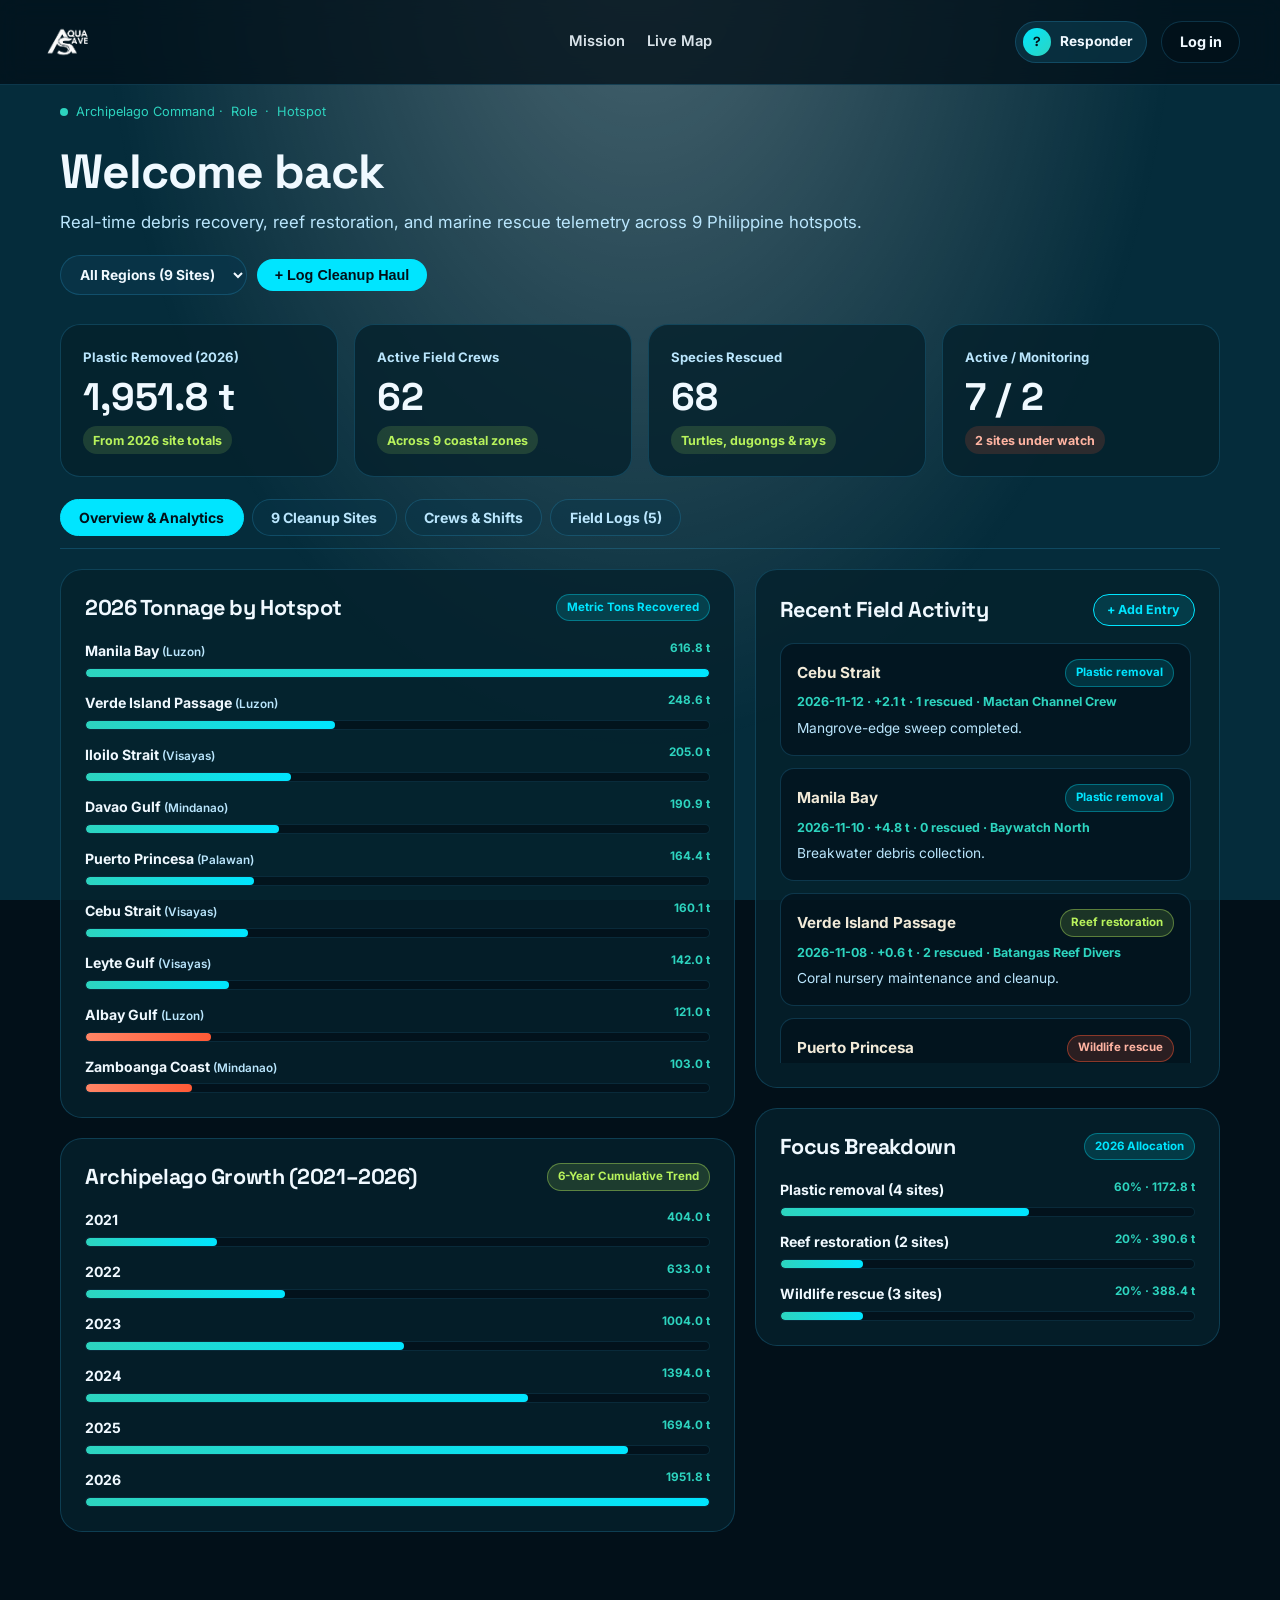
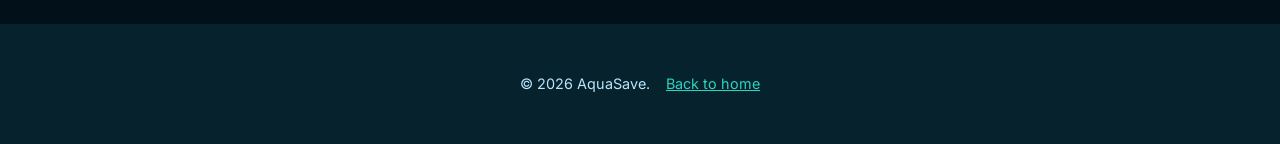
<file: dashboard.html>
<!DOCTYPE html>
<html lang="en">
<head>
<meta charset="utf-8">
<meta name="viewport" content="width=device-width, initial-scale=1, viewport-fit=cover">
<title>Operations Dashboard | AquaSave</title>
<link rel="stylesheet" href="https://fonts.googleapis.com/css2?family=Space+Grotesk:wght@700&family=Inter:wght@400;500;600;700&display=swap">
<link rel="stylesheet" href="css/style.css">
</head>
<body>
<div id="depth" aria-hidden="true"><i class="d1" style="opacity:.75"></i><i class="d2" style="opacity:.7"></i></div>
<div id="bubbles" aria-hidden="true"></div>

<div class="page-shell">
  <nav class="dash-nav">
    <a class="brand" href="index.html"><img src="images/graphics/logo/ASAVE.png" alt="AquaSave"></a>
    <span class="nav-center">
      <a class="navl" href="index.html">Mission</a>
      <a class="navl" href="index.html#map">Live Map</a>
    </span>
    <span class="nav-right">
      <span class="user-chip" id="userChip"><span class="avatar" id="userAvatar">?</span><span id="userNameNav">Responder</span></span>
      <a class="btn ghost sm" href="login.html">Log in</a>
    </span>
  </nav>

  <main class="dash-wrap">
    <div class="dash-head">
      <div>
        <span class="live"><i></i> Archipelago Command · <span id="userRoleBadge">Role</span> · <span id="userSiteBadge">Hotspot</span></span>
        <h1 id="welcomeHeading">Welcome back</h1>
        <p style="margin:0;color:var(--mist)">Real-time debris recovery, reef restoration, and marine rescue telemetry across 9 Philippine hotspots.</p>
      </div>
      <div class="dash-actions">
        <select id="dashRegionFilter" aria-label="Filter dashboard by region" style="padding:.62rem .95rem;border-radius:999px;border:1px solid var(--line);background:rgba(10,54,73,.85);color:var(--ice);font:700 .86rem 'Inter',sans-serif">
          <option value="All">All Regions (9 Sites)</option>
          <option value="Luzon">Luzon (3 Sites)</option>
          <option value="Visayas">Visayas (3 Sites)</option>
          <option value="Palawan">Palawan (1 Site)</option>
          <option value="Mindanao">Mindanao (2 Sites)</option>
        </select>
        <button type="button" class="btn sm" id="openLogModalBtn" style="border:0;cursor:pointer">+ Log Cleanup Haul</button>
      </div>
    </div>

    <div class="kpi-grid">
      <div class="kpi">
        <div class="kpi-top"><span>Plastic Removed (2026)</span></div>
        <b id="kpiTons">0.0 t</b>
        <span class="delta" id="kpiTonsDelta">From 2026 site totals</span>
      </div>
      <div class="kpi">
        <div class="kpi-top"><span>Active Field Crews</span></div>
        <b id="kpiCrews">0</b>
        <span class="delta" id="kpiCrewsDelta">Across 0 coastal zones</span>
      </div>
      <div class="kpi">
        <div class="kpi-top"><span>Species Rescued</span></div>
        <b id="kpiSpecies">0</b>
        <span class="delta" id="kpiSpeciesDelta">Turtles, dugongs &amp; rays</span>
      </div>
      <div class="kpi">
        <div class="kpi-top"><span>Active / Monitoring</span></div>
        <b id="kpiStatus">0 / 0</b>
        <span class="delta warn" id="kpiStatusDelta">0 sites under watch</span>
      </div>
    </div>

    <div class="dash-tabs" role="tablist">
      <button type="button" class="dtab active" data-tab="overview">Overview &amp; Analytics</button>
      <button type="button" class="dtab" data-tab="sites">9 Cleanup Sites</button>
      <button type="button" class="dtab" data-tab="crews">Crews &amp; Shifts</button>
      <button type="button" class="dtab" data-tab="logs">Field Logs (<span id="logCountTab">0</span>)</button>
    </div>

    <div class="tab-pane active" id="pane-overview">
      <div class="dash-grid">
        <div>
          <div class="panel">
            <div class="panel-head">
              <h2>2026 Tonnage by Hotspot</h2>
              <span class="badge-pill">Metric Tons Recovered</span>
            </div>
            <div class="bar-list" id="siteBars"></div>
          </div>

          <div class="panel">
            <div class="panel-head">
              <h2>Archipelago Growth (2021–2026)</h2>
              <span class="badge-pill lime">6-Year Cumulative Trend</span>
            </div>
            <div class="bar-list" id="yearBars"></div>
          </div>
        </div>

        <div>
          <div class="panel">
            <div class="panel-head">
              <h2>Recent Field Activity</h2>
              <button type="button" class="tbtn" id="quickLogBtn">+ Add Entry</button>
            </div>
            <div class="log-feed" id="recentLogsFeed"></div>
          </div>

          <div class="panel">
            <div class="panel-head">
              <h2>Focus Breakdown</h2>
              <span class="badge-pill">2026 Allocation</span>
            </div>
            <div class="bar-list" id="focusBars"></div>
          </div>
        </div>
      </div>
    </div>

    <div class="tab-pane" id="pane-sites">
      <div class="panel">
        <div class="panel-head">
          <h2>Philippine Hotspot Directory</h2>
          <span class="badge-pill">Live Telemetry</span>
        </div>
        <div class="table-wrap">
          <table class="dtable-full">
            <thead>
              <tr>
                <th>Site</th>
                <th>Location</th>
                <th>Region</th>
                <th>Primary Focus</th>
                <th>2026 Tons</th>
                <th>Crews</th>
                <th>Rescues</th>
                <th>Status</th>
              </tr>
            </thead>
            <tbody id="sitesTableBody"></tbody>
          </table>
        </div>
      </div>
    </div>

    <div class="tab-pane" id="pane-crews">
      <div class="dash-grid">
        <div class="panel">
          <div class="panel-head">
            <h2>Active Regional Crews</h2>
            <span class="badge-pill lime" id="joinedCountBadge">0 Joined</span>
          </div>
          <div id="crewsList"></div>
        </div>
        <div class="panel">
          <div class="panel-head">
            <h2>Your Responder Profile</h2>
            <span class="badge-pill" id="profileRolePill">Not set</span>
          </div>
          <form id="profileForm" style="display:grid;gap:10px;font-size:.92rem">
            <div class="fgroup" style="margin:0">
              <label for="profName">Name</label>
              <input id="profName" type="text" placeholder="Your name">
            </div>
            <div class="fgroup" style="margin:0">
              <label for="profEmail">Email</label>
              <input id="profEmail" type="email" placeholder="you@example.com">
            </div>
            <div class="fgroup" style="margin:0">
              <label for="profRole">Role</label>
              <select id="profRole">
                <option value="">Select role</option>
                <option value="Volunteer">Volunteer</option>
                <option value="Crew Lead">Crew Lead</option>
                <option value="Marine Responder">Marine Responder</option>
              </select>
            </div>
            <div class="fgroup" style="margin:0">
              <label for="profRegion">Region</label>
              <select id="profRegion">
                <option value="">Select region</option>
                <option value="Luzon">Luzon</option>
                <option value="Visayas">Visayas</option>
                <option value="Palawan">Palawan</option>
                <option value="Mindanao">Mindanao</option>
              </select>
            </div>
            <div class="fgroup" style="margin:0">
              <label for="profSite">Hotspot</label>
              <select id="profSite">
                <option value="">Select hotspot</option>
                <option value="Manila Bay">Manila Bay</option>
                <option value="Verde Island Passage">Verde Island Passage</option>
                <option value="Albay Gulf">Albay Gulf</option>
                <option value="Puerto Princesa">Puerto Princesa</option>
                <option value="Iloilo Strait">Iloilo Strait</option>
                <option value="Cebu Strait">Cebu Strait</option>
                <option value="Leyte Gulf">Leyte Gulf</option>
                <option value="Zamboanga Coast">Zamboanga Coast</option>
                <option value="Davao Gulf">Davao Gulf</option>
              </select>
            </div>
            <button type="submit" class="btn sm" style="border:0;cursor:pointer;justify-self:start">Save Profile</button>
          </form>
        </div>
      </div>
    </div>

    <div class="tab-pane" id="pane-logs">
      <div class="panel">
        <div class="panel-head">
          <h2>Cleanup &amp; Rescue Ledger</h2>
          <span style="display:flex;gap:8px;flex-wrap:wrap">
            <button type="button" class="btn sm" id="tabAddLogBtn" style="border:0;cursor:pointer">+ New Field Log</button>
            <button type="button" class="btn ghost sm" id="clearLogsBtn" style="cursor:pointer">Clear Logs</button>
          </span>
        </div>
        <div class="table-wrap">
          <table class="dtable-full">
            <thead>
              <tr>
                <th>ID</th>
                <th>Date</th>
                <th>Site</th>
                <th>Activity</th>
                <th>Plastic (t)</th>
                <th>Rescues</th>
                <th>Crew / Lead</th>
                <th>Notes</th>
                <th>Action</th>
              </tr>
            </thead>
            <tbody id="logsTableBody"></tbody>
          </table>
        </div>
      </div>
    </div>
  </main>

  <footer>&copy; 2026 AquaSave. <a href="index.html" style="color:var(--foam);margin-left:12px">Back to home</a></footer>
</div>

<div id="modal" role="dialog" aria-modal="true" aria-labelledby="logModalTitle">
  <div class="mdlg" style="max-width:540px;padding:1.6rem">
    <button class="mclose" id="closeLogModal" type="button" aria-label="Close">×</button>
    <span class="eyebrow" style="margin-bottom:.3rem">Field Report</span>
    <h3 id="logModalTitle" style="font-size:1.6rem;margin-bottom:.3rem">Log Cleanup or Rescue Haul</h3>
    <p style="font-size:.88rem;color:var(--mist);margin-bottom:1.2rem">Submitted entries update regional KPIs and the ledger immediately.</p>

    <form id="newLogForm">
      <div class="frow">
        <div class="fgroup">
          <label for="logSite">Cleanup Hotspot</label>
          <select id="logSite">
            <option value="Manila Bay|Luzon">Manila Bay (Luzon)</option>
            <option value="Verde Island Passage|Luzon">Verde Island Passage (Luzon)</option>
            <option value="Albay Gulf|Luzon">Albay Gulf (Luzon)</option>
            <option value="Puerto Princesa|Palawan">Puerto Princesa (Palawan)</option>
            <option value="Iloilo Strait|Visayas">Iloilo Strait (Visayas)</option>
            <option value="Cebu Strait|Visayas">Cebu Strait (Visayas)</option>
            <option value="Leyte Gulf|Visayas">Leyte Gulf (Visayas)</option>
            <option value="Zamboanga Coast|Mindanao">Zamboanga Coast (Mindanao)</option>
            <option value="Davao Gulf|Mindanao">Davao Gulf (Mindanao)</option>
          </select>
        </div>
        <div class="fgroup">
          <label for="logType">Operation Focus</label>
          <select id="logType">
            <option value="Plastic removal">Plastic removal</option>
            <option value="Reef restoration">Reef restoration</option>
            <option value="Wildlife rescue">Wildlife rescue</option>
          </select>
        </div>
      </div>

      <div class="frow">
        <div class="fgroup">
          <label for="logTons">Plastic Removed (metric tons)</label>
          <input id="logTons" type="number" step="0.1" min="0" value="0" required>
        </div>
        <div class="fgroup">
          <label for="logSpecies">Marine Animals Aided</label>
          <input id="logSpecies" type="number" step="1" min="0" value="0" required>
        </div>
      </div>

      <div class="fgroup">
        <label for="logCrew">Crew Name</label>
        <input id="logCrew" type="text" placeholder="Crew name" required>
      </div>

      <div class="fgroup">
        <label for="logNotes">Field Notes</label>
        <textarea id="logNotes" rows="2" placeholder="Describe debris type, tide conditions, or species rescued..." required></textarea>
      </div>

      <button type="submit" class="btn full">Publish to Ledger</button>
    </form>
  </div>
</div>

<script>
(function(){
  var SITES = [
    {n:'Manila Bay',loc:'Metro Manila, Luzon',g:'Luzon',f:'Plastic removal',s:'Active',t:[120,190,330,455,540,612],c:18,sp:9},
    {n:'Verde Island Passage',loc:'Batangas, Luzon',g:'Luzon',f:'Reef restoration',s:'Active',t:[60,90,130,180,215,248],c:8,sp:4},
    {n:'Albay Gulf',loc:'Albay, Luzon',g:'Luzon',f:'Wildlife rescue',s:'Monitoring',t:[25,40,62,85,105,121],c:4,sp:12},
    {n:'Puerto Princesa',loc:'Palawan',g:'Palawan',f:'Wildlife rescue',s:'Active',t:[35,55,85,115,142,164],c:5,sp:14},
    {n:'Iloilo Strait',loc:'Iloilo, Panay',g:'Visayas',f:'Plastic removal',s:'Active',t:[40,62,95,140,175,205],c:8,sp:3},
    {n:'Cebu Strait',loc:'Cebu, Visayas',g:'Visayas',f:'Plastic removal',s:'Active',t:[30,48,80,112,140,158],c:6,sp:5},
    {n:'Leyte Gulf',loc:'Leyte, Visayas',g:'Visayas',f:'Reef restoration',s:'Active',t:[30,48,72,100,122,142],c:3,sp:3},
    {n:'Zamboanga Coast',loc:'Zamboanga, Mindanao',g:'Mindanao',f:'Wildlife rescue',s:'Monitoring',t:[22,35,52,72,90,103],c:3,sp:8},
    {n:'Davao Gulf',loc:'Davao, Mindanao',g:'Mindanao',f:'Plastic removal',s:'Active',t:[42,65,98,135,165,189],c:7,sp:4}
  ];

  var CREWS = [
    {name:'Baywatch North', site:'Manila Bay', region:'Luzon', members:44, nextShift:'Sat, 06:30 AM · Breakwater Sector 4'},
    {name:'Batangas Reef Divers', site:'Verde Island Passage', region:'Luzon', members:26, nextShift:'Sun, 07:00 AM · Maricaban Coral Nursery'},
    {name:'Mayon Coast Patrol', site:'Albay Gulf', region:'Luzon', members:19, nextShift:'Wed, 06:00 AM · Whale Shark Corridor'},
    {name:'Honda Bay Responders', site:'Puerto Princesa', region:'Palawan', members:31, nextShift:'Sat, 07:00 AM · Turtle Nesting Cove'},
    {name:'Mactan Channel Crew', site:'Cebu Strait', region:'Visayas', members:38, nextShift:'Sat, 06:00 AM · Cordova Mangrove Edge'},
    {name:'Guimaras Strait Team', site:'Iloilo Strait', region:'Visayas', members:29, nextShift:'Sun, 06:30 AM · Ortiz Wharf Shoreline'},
    {name:'San Pedro Reef Unit', site:'Leyte Gulf', region:'Visayas', members:17, nextShift:'Thu, 07:30 AM · Tacloban Seagrass Bed'},
    {name:'Samal Current Team', site:'Davao Gulf', region:'Mindanao', members:34, nextShift:'Sat, 06:15 AM · Davao River Mouth'},
    {name:'Santa Cruz Watch', site:'Zamboanga Coast', region:'Mindanao', members:16, nextShift:'Sun, 06:30 AM · Pink Sand Lagoon'}
  ];

  var DEFAULT_PROFILE = {name:'', email:'', role:'', region:'', site:''};
  var DEFAULT_LOGS = [
    {id:'LOG-101',date:'2026-11-12',site:'Cebu Strait',region:'Visayas',type:'Plastic removal',tons:2.1,species:1,crew:'Mactan Channel Crew',author:'Field Team',notes:'Mangrove-edge sweep completed.'},
    {id:'LOG-102',date:'2026-11-10',site:'Manila Bay',region:'Luzon',type:'Plastic removal',tons:4.8,species:0,crew:'Baywatch North',author:'Field Team',notes:'Breakwater debris collection.'},
    {id:'LOG-103',date:'2026-11-08',site:'Verde Island Passage',region:'Luzon',type:'Reef restoration',tons:0.6,species:2,crew:'Batangas Reef Divers',author:'Field Team',notes:'Coral nursery maintenance and cleanup.'},
    {id:'LOG-104',date:'2026-11-05',site:'Puerto Princesa',region:'Palawan',type:'Wildlife rescue',tons:0.4,species:3,crew:'Honda Bay Responders',author:'Field Team',notes:'Assisted turtles near nesting cove.'},
    {id:'LOG-105',date:'2026-11-02',site:'Davao Gulf',region:'Mindanao',type:'Plastic removal',tons:1.9,species:0,crew:'Samal Current Team',author:'Field Team',notes:'River mouth shoreline sweep.'}
  ];

  function load(key, fallback){
    try { var v = localStorage.getItem(key); return v ? JSON.parse(v) : fallback; } catch(e){ return fallback; }
  }
  function save(key, val){ localStorage.setItem(key, JSON.stringify(val)); }

  function getProfile(){ return Object.assign({}, DEFAULT_PROFILE, load('aquasave_profile', DEFAULT_PROFILE)); }
  function setProfile(p){ save('aquasave_profile', Object.assign({}, DEFAULT_PROFILE, p)); }
  function getLogs(){
    var v = localStorage.getItem('aquasave_logs');
    if (!v) { save('aquasave_logs', DEFAULT_LOGS); return DEFAULT_LOGS.slice(); }
    try { return JSON.parse(v); } catch(e){ return []; }
  }
  function setLogs(logs){ save('aquasave_logs', logs); }
  function getJoined(){ return load('aquasave_joined_crews', []); }
  function setJoined(list){ save('aquasave_joined_crews', list); }

  function esc(s){ return String(s==null?'':s).replace(/&/g,'&amp;').replace(/</g,'&lt;').replace(/>/g,'&gt;').replace(/"/g,'&quot;'); }

  function applyProfile(){
    var p = getProfile();
    var name = (p.name||'').trim();
    var initial = name ? name.charAt(0).toUpperCase() : '?';
    document.getElementById('userAvatar').textContent = initial;
    document.getElementById('userNameNav').textContent = name || 'Responder';
    document.getElementById('userRoleBadge').textContent = p.role || 'Role';
    document.getElementById('userSiteBadge').textContent = p.site || 'Hotspot';
    document.getElementById('welcomeHeading').textContent = 'Welcome back';
    document.getElementById('profileRolePill').textContent = p.role || 'Not set';
    document.getElementById('profName').value = p.name || '';
    document.getElementById('profEmail').value = p.email || '';
    document.getElementById('profRole').value = p.role || '';
    document.getElementById('profRegion').value = p.region || '';
    document.getElementById('profSite').value = p.site || '';
  }

  document.getElementById('profileForm').addEventListener('submit', function(e){
    e.preventDefault();
    setProfile({
      name: document.getElementById('profName').value.trim(),
      email: document.getElementById('profEmail').value.trim(),
      role: document.getElementById('profRole').value,
      region: document.getElementById('profRegion').value,
      site: document.getElementById('profSite').value
    });
    applyProfile();
  });

  document.querySelectorAll('.dtab').forEach(function(tab){
    tab.addEventListener('click', function(){
      document.querySelectorAll('.dtab').forEach(function(t){ t.classList.remove('active'); });
      document.querySelectorAll('.tab-pane').forEach(function(p){ p.classList.remove('active'); });
      tab.classList.add('active');
      document.getElementById('pane-' + tab.dataset.tab).classList.add('active');
    });
  });

  var modal = document.getElementById('modal');
  function openModal(){ modal.classList.add('open'); }
  function closeModal(){ modal.classList.remove('open'); }
  document.getElementById('openLogModalBtn').addEventListener('click', openModal);
  document.getElementById('quickLogBtn').addEventListener('click', openModal);
  document.getElementById('tabAddLogBtn').addEventListener('click', openModal);
  document.getElementById('closeLogModal').addEventListener('click', closeModal);
  modal.addEventListener('click', function(e){ if (e.target === modal) closeModal(); });

  var regionFilter = document.getElementById('dashRegionFilter');

  function renderDashboard(){
    var reg = regionFilter.value;
    var logs = getLogs();
    var filteredSites = SITES.filter(function(s){ return reg === 'All' || s.g === reg; });
    var filteredLogs = logs.filter(function(l){ return reg === 'All' || l.region === reg; });

    var extraTonsBySite = {}, extraSpBySite = {};
    logs.forEach(function(l){
      extraTonsBySite[l.site] = (extraTonsBySite[l.site] || 0) + parseFloat(l.tons || 0);
      extraSpBySite[l.site] = (extraSpBySite[l.site] || 0) + parseInt(l.species || 0, 10);
    });

    var totalTons = 0, totalCrews = 0, totalSpecies = 0, activeCount = 0, monCount = 0;
    filteredSites.forEach(function(s){
      totalTons += s.t[5] + (extraTonsBySite[s.n] || 0);
      totalCrews += s.c;
      totalSpecies += s.sp + (extraSpBySite[s.n] || 0);
      if (s.s === 'Active') activeCount++; else monCount++;
    });

    document.getElementById('kpiTons').textContent = totalTons.toLocaleString(undefined, {minimumFractionDigits:1, maximumFractionDigits:1}) + ' t';
    document.getElementById('kpiCrews').textContent = totalCrews;
    document.getElementById('kpiCrewsDelta').textContent = 'Across ' + filteredSites.length + (filteredSites.length === 1 ? ' coastal zone' : ' coastal zones');
    document.getElementById('kpiSpecies').textContent = totalSpecies;
    document.getElementById('kpiStatus').textContent = activeCount + ' / ' + monCount;
    document.getElementById('kpiStatusDelta').textContent = monCount + (monCount === 1 ? ' site under watch' : ' sites under watch');
    document.getElementById('logCountTab').textContent = filteredLogs.length;

    var maxSiteT = Math.max.apply(null, filteredSites.map(function(s){ return s.t[5] + (extraTonsBySite[s.n] || 0); }).concat([1]));
    document.getElementById('siteBars').innerHTML = filteredSites.slice().sort(function(a,b){
      return (b.t[5] + (extraTonsBySite[b.n]||0)) - (a.t[5] + (extraTonsBySite[a.n]||0));
    }).map(function(s){
      var val = s.t[5] + (extraTonsBySite[s.n] || 0);
      var pct = Math.round((val / maxSiteT) * 100);
      return '<div><div class="brow-top"><span>' + esc(s.n) + ' <small style="color:var(--mist);font-weight:600">(' + esc(s.g) + ')</small></span><small>' + val.toFixed(1) + ' t</small></div><div class="btrack"><div class="bfill' + (s.s !== 'Active' ? ' ember' : '') + '" style="width:' + pct + '%"></div></div></div>';
    }).join('');

    var years = [2021, 2022, 2023, 2024, 2025, 2026];
    var yrTotals = years.map(function(_, idx){
      var sum = filteredSites.reduce(function(acc, s){ return acc + s.t[idx]; }, 0);
      if (idx === 5) sum += filteredSites.reduce(function(acc, s){ return acc + (extraTonsBySite[s.n] || 0); }, 0);
      return sum;
    });
    var maxYr = Math.max.apply(null, yrTotals.concat([1]));
    document.getElementById('yearBars').innerHTML = years.map(function(yr, idx){
      var val = yrTotals[idx];
      var pct = Math.round((val / maxYr) * 100);
      return '<div><div class="brow-top"><span>' + yr + '</span><small>' + val.toFixed(1) + ' t</small></div><div class="btrack"><div class="bfill" style="width:' + pct + '%"></div></div></div>';
    }).join('');

    var focuses = ['Plastic removal', 'Reef restoration', 'Wildlife rescue'];
    document.getElementById('focusBars').innerHTML = focuses.map(function(f){
      var fSites = filteredSites.filter(function(s){ return s.f === f; });
      var fTons = fSites.reduce(function(acc, s){ return acc + s.t[5] + (extraTonsBySite[s.n] || 0); }, 0);
      var pct = totalTons > 0 ? Math.round((fTons / totalTons) * 100) : 0;
      return '<div><div class="brow-top"><span>' + f + ' (' + fSites.length + ' sites)</span><small>' + pct + '% · ' + fTons.toFixed(1) + ' t</small></div><div class="btrack"><div class="bfill" style="width:' + pct + '%"></div></div></div>';
    }).join('');

    document.getElementById('recentLogsFeed').innerHTML = filteredLogs.slice(0, 6).map(function(l){
      var cls = l.type === 'Wildlife rescue' ? 'ember' : (l.type === 'Reef restoration' ? 'lime' : '');
      return '<div class="log-item"><div class="log-item-head"><b>' + esc(l.site) + '</b><span class="badge-pill ' + cls + '">' + esc(l.type) + '</span></div><div style="font-size:.78rem;color:var(--foam);font-weight:700">' + esc(l.date) + ' · +' + parseFloat(l.tons).toFixed(1) + ' t · ' + parseInt(l.species||0,10) + ' rescued · ' + esc(l.crew) + '</div><p>' + esc(l.notes) + '</p></div>';
    }).join('') || '<p style="color:var(--mist)">No logs recorded for this region yet.</p>';

    document.getElementById('sitesTableBody').innerHTML = filteredSites.map(function(s){
      var tVal = s.t[5] + (extraTonsBySite[s.n] || 0);
      var spVal = s.sp + (extraSpBySite[s.n] || 0);
      return '<tr><td><strong>' + esc(s.n) + '</strong></td><td>' + esc(s.loc) + '</td><td>' + esc(s.g) + '</td><td>' + esc(s.f) + '</td><td><strong>' + tVal.toFixed(1) + ' t</strong></td><td>' + s.c + '</td><td>' + spVal + '</td><td><span class="st' + (s.s === 'Active' ? ' act' : '') + '">' + esc(s.s) + '</span></td></tr>';
    }).join('');

    var joined = getJoined();
    document.getElementById('joinedCountBadge').textContent = joined.length + ' Joined';
    var filteredCrews = CREWS.filter(function(c){ return reg === 'All' || c.region === reg; });
    document.getElementById('crewsList').innerHTML = filteredCrews.map(function(c){
      var isJoined = joined.indexOf(c.name) >= 0;
      return '<div class="crew-card"><div><h4>' + esc(c.name) + ' <span style="font-size:.78rem;color:var(--foam);font-family:Inter,sans-serif">· ' + c.members + ' members</span></h4><small>' + esc(c.site) + ' (' + esc(c.region) + ') · Next: ' + esc(c.nextShift) + '</small></div><button type="button" class="tbtn' + (isJoined ? ' joined' : '') + '" data-crew="' + esc(c.name) + '">' + (isJoined ? '✓ Joined' : '+ Join Crew') + '</button></div>';
    }).join('');

    document.querySelectorAll('[data-crew]').forEach(function(btn){
      btn.addEventListener('click', function(){
        var list = getJoined();
        var i = list.indexOf(btn.dataset.crew);
        if (i >= 0) list.splice(i,1); else list.push(btn.dataset.crew);
        setJoined(list);
        renderDashboard();
      });
    });

    document.getElementById('logsTableBody').innerHTML = filteredLogs.map(function(l){
      return '<tr><td><strong>' + esc(l.id) + '</strong></td><td>' + esc(l.date) + '</td><td>' + esc(l.site) + '</td><td>' + esc(l.type) + '</td><td><strong>' + parseFloat(l.tons).toFixed(1) + ' t</strong></td><td>' + parseInt(l.species||0,10) + '</td><td>' + esc(l.crew) + ' <small style="color:var(--mist)">(' + esc(l.author||'') + ')</small></td><td>' + esc(l.notes) + '</td><td><button type="button" class="tbtn" data-del-log="' + esc(l.id) + '">Delete</button></td></tr>';
    }).join('') || '<tr><td colspan="9" style="color:var(--mist)">No logs yet.</td></tr>';

    document.querySelectorAll('[data-del-log]').forEach(function(btn){
      btn.addEventListener('click', function(){
        var id = btn.dataset.delLog;
        setLogs(getLogs().filter(function(l){ return l.id !== id; }));
        renderDashboard();
      });
    });
  }

  regionFilter.addEventListener('change', renderDashboard);

  document.getElementById('clearLogsBtn').addEventListener('click', function(){
    if (confirm('Clear all field logs?')) { setLogs([]); renderDashboard(); }
  });

  document.getElementById('newLogForm').addEventListener('submit', function(e){
    e.preventDefault();
    var siteParts = document.getElementById('logSite').value.split('|');
    var p = getProfile();
    var entry = {
      id: 'LOG-' + Date.now().toString().slice(-6),
      date: new Date().toISOString().slice(0, 10),
      site: siteParts[0],
      region: siteParts[1],
      type: document.getElementById('logType').value,
      tons: parseFloat(document.getElementById('logTons').value) || 0,
      species: parseInt(document.getElementById('logSpecies').value, 10) || 0,
      crew: document.getElementById('logCrew').value.trim() || 'Coastal Volunteers',
      author: p.name || 'Responder',
      notes: document.getElementById('logNotes').value.trim()
    };
    var logs = getLogs();
    logs.unshift(entry);
    setLogs(logs);
    closeModal();
    document.getElementById('newLogForm').reset();
    renderDashboard();
  });

  applyProfile();
  renderDashboard();
})();
</script>
</body>
</html>
</file>
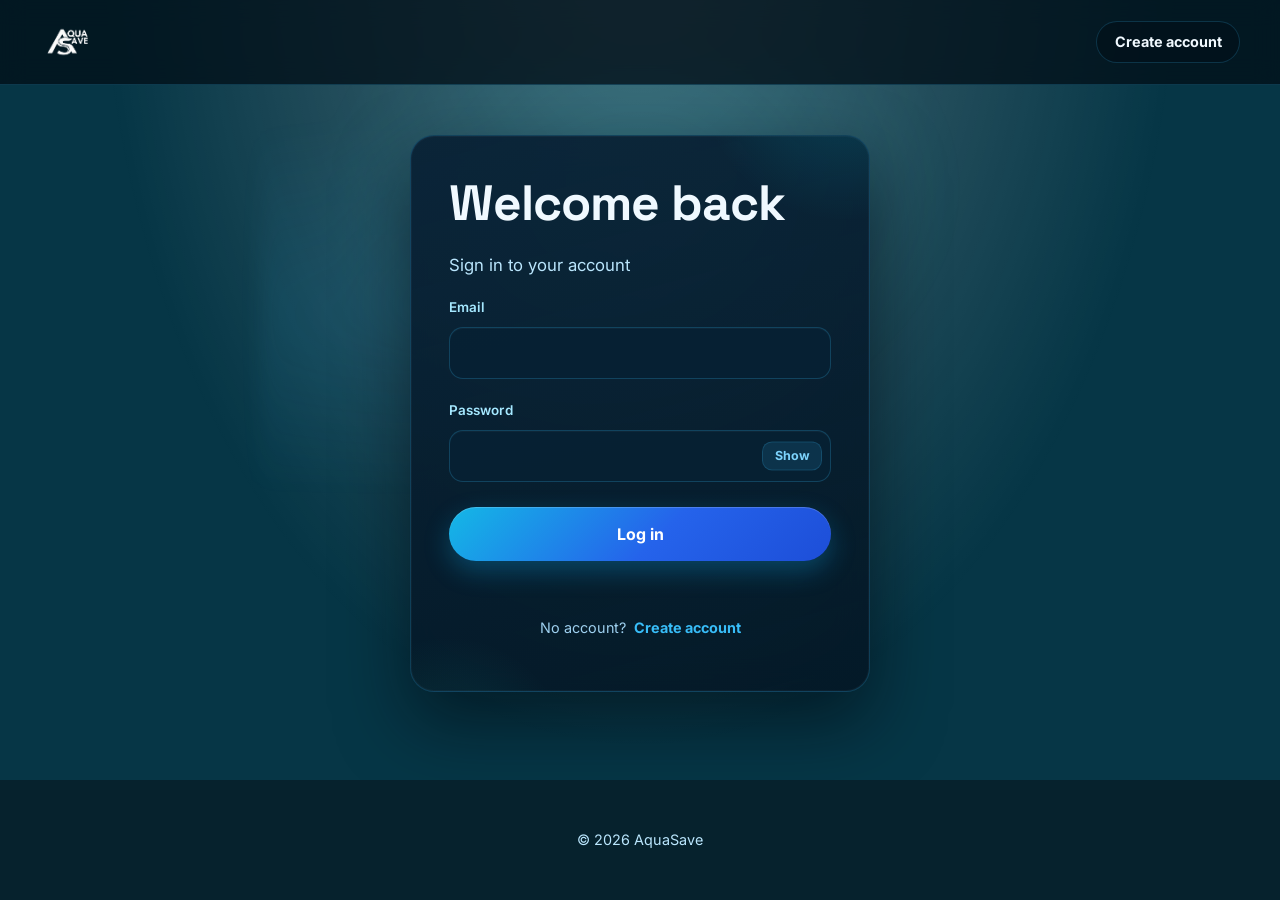
<file: login.html>
<!DOCTYPE html>
<html lang="en">
<head>
<meta charset="utf-8">
<meta name="viewport" content="width=device-width, initial-scale=1, viewport-fit=cover">
<title>Log in | AquaSave</title>
<link rel="stylesheet" href="https://fonts.googleapis.com/css2?family=Space+Grotesk:wght@700&family=Inter:wght@400;500;600;700&display=swap">
<link rel="stylesheet" href="css/style.css">
</head>
<body>
<div id="depth" aria-hidden="true"><i class="d1" style="opacity:.65"></i><i class="d2" style="opacity:.55"></i></div>
<div id="bubbles" aria-hidden="true"></div>

<div class="page-shell">
  <nav class="dash-nav">
    <a class="brand" href="index.html"><img src="images/graphics/logo/ASAVE.png" alt="AquaSave"></a>
    <span class="nav-right">
      <a class="btn ghost sm" href="register.html">Create account</a>
    </span>
  </nav>

  <main class="auth-main">
      <div class="auth-card field-login">
        <h1>Welcome back</h1>
        <p>Sign in to your account</p>

        <form id="loginForm" novalidate>
          <div class="fgroup">
            <label for="loginEmail">Email</label>
            <input id="loginEmail" name="email" type="email" autocomplete="email" required>
          </div>

          <div class="fgroup">
            <label for="loginPassword">Password</label>
            <div class="pw-wrap">
              <input id="loginPassword" name="password" type="password" autocomplete="current-password" required>
              <button type="button" class="pw-toggle" id="togglePw">Show</button>
            </div>
          </div>

          <button type="submit" class="btn-pill-blue">Log in</button>
        </form>
        <p id="authMsg" class="auth-msg" aria-live="polite"></p>

        <p class="bottom-switch">No account? <a href="register.html">Create account</a></p>
      </div>
  </main>

  <footer>&copy; 2026 AquaSave</footer>
</div>

<script>
(function(){
  var pwInput = document.getElementById('loginPassword');
  var toggleBtn = document.getElementById('togglePw');
  var form = document.getElementById('loginForm');
  var msg = document.getElementById('authMsg');
  function setMsg(text, type){ msg.textContent = text || ''; msg.className = 'auth-msg' + (type ? ' ' + type : ''); }
  function getAccounts(){ try { return JSON.parse(localStorage.getItem('aquasave_accounts') || '[]'); } catch(e){ return []; } }
  toggleBtn.addEventListener('click', function(){
    var isPw = pwInput.type === 'password';
    pwInput.type = isPw ? 'text' : 'password';
    toggleBtn.textContent = isPw ? 'Hide' : 'Show';
  });
  form.addEventListener('submit', function(e){
    e.preventDefault();
    var email = (document.getElementById('loginEmail').value || '').trim().toLowerCase();
    var password = pwInput.value || '';
    if(!email || !password){ setMsg('Please enter your email and password.', 'error'); return; }
    var accounts = getAccounts();
    var user = null;
    for(var i=0;i<accounts.length;i++){ if(accounts[i].email === email && accounts[i].password === password){ user = accounts[i]; break; } }
    if(!user){ setMsg('Invalid email or password.', 'error'); return; }
    localStorage.setItem('aquasave_session', JSON.stringify({ email: user.email, name: user.name, loggedIn: true }));
    var profile = {};
    try { profile = JSON.parse(localStorage.getItem('aquasave_profile') || '{}') || {}; } catch(err){ profile = {}; }
    profile.name = user.name;
    profile.email = user.email;
    localStorage.setItem('aquasave_profile', JSON.stringify(profile));
    setMsg('Logged in. Redirecting...', 'success');
    setTimeout(function(){ window.location.href = 'index.html'; }, 500);
  });
})();
</script>
</body>
</html>
</file>
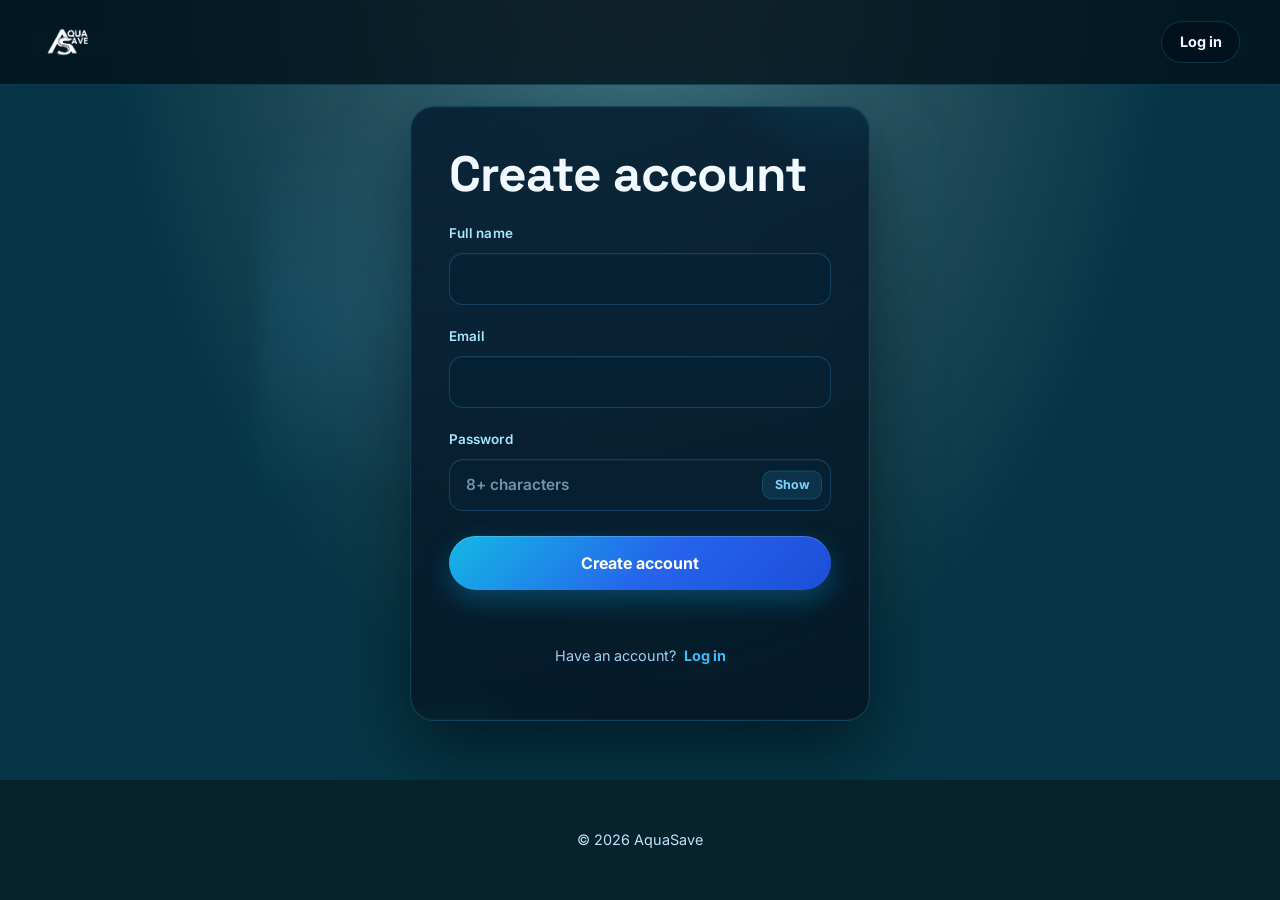
<file: register.html>
<!DOCTYPE html>
<html lang="en">
<head>
<meta charset="utf-8">
<meta name="viewport" content="width=device-width, initial-scale=1, viewport-fit=cover">
<title>Become a Guardian | AquaSave</title>
<link rel="stylesheet" href="https://fonts.googleapis.com/css2?family=Space+Grotesk:wght@700&family=Inter:wght@400;500;600;700&display=swap">
<link rel="stylesheet" href="css/style.css">
</head>
<body>
<div id="depth" aria-hidden="true"><i class="d1" style="opacity:.65"></i><i class="d2" style="opacity:.55"></i></div>
<div id="bubbles" aria-hidden="true"></div>

<div class="page-shell">
  <nav class="dash-nav">
    <a class="brand" href="index.html"><img src="images/graphics/logo/ASAVE.png" alt="AquaSave"></a>
    <span class="nav-right">
      <a class="btn ghost sm" href="login.html">Log in</a>
    </span>
  </nav>

  <main class="auth-main">
      <div class="auth-card field-login">
        <h1>Create account</h1>

        <form id="registerForm" novalidate>
          <div class="fgroup">
            <label for="regName">Full name</label>
            <input id="regName" name="name" type="text" autocomplete="name" required>
          </div>

          <div class="fgroup">
            <label for="regEmail">Email</label>
            <input id="regEmail" name="email" type="email" autocomplete="email" required>
          </div>

          <div class="fgroup">
            <label for="regPassword">Password</label>
            <div class="pw-wrap">
              <input id="regPassword" name="password" type="password" placeholder="8+ characters" autocomplete="new-password" required>
              <button type="button" class="pw-toggle" id="togglePw">Show</button>
            </div>
          </div>

          <button type="submit" class="btn-pill-blue">Create account</button>
        </form>
        <p id="authMsg" class="auth-msg" aria-live="polite"></p>

        <p class="bottom-switch">Have an account? <a href="login.html">Log in</a></p>
      </div>
  </main>

  <footer>&copy; 2026 AquaSave</footer>
</div>

<script>
(function(){
  var pwInput = document.getElementById('regPassword');
  var toggleBtn = document.getElementById('togglePw');
  var form = document.getElementById('registerForm');
  var msg = document.getElementById('authMsg');
  function setMsg(text, type){ msg.textContent = text || ''; msg.className = 'auth-msg' + (type ? ' ' + type : ''); }
  function getAccounts(){ try { return JSON.parse(localStorage.getItem('aquasave_accounts') || '[]'); } catch(e){ return []; } }
  function saveAccounts(a){ localStorage.setItem('aquasave_accounts', JSON.stringify(a)); }
  toggleBtn.addEventListener('click', function(){
    var isPw = pwInput.type === 'password';
    pwInput.type = isPw ? 'text' : 'password';
    toggleBtn.textContent = isPw ? 'Hide' : 'Show';
  });
  form.addEventListener('submit', function(e){
    e.preventDefault();
    var name = (document.getElementById('regName').value || '').trim();
    var email = (document.getElementById('regEmail').value || '').trim().toLowerCase();
    var password = pwInput.value || '';
    if(!name || !email || !password){ setMsg('Please fill out all fields.', 'error'); return; }
    if(password.length < 8){ setMsg('Password must be at least 8 characters.', 'error'); return; }
    var accounts = getAccounts();
    for(var i=0;i<accounts.length;i++){ if(accounts[i].email === email){ setMsg('An account with this email already exists.', 'error'); return; } }
    accounts.push({ name: name, email: email, password: password });
    saveAccounts(accounts);
    localStorage.setItem('aquasave_session', JSON.stringify({ email: email, name: name, loggedIn: true }));
    var profile = {};
    try { profile = JSON.parse(localStorage.getItem('aquasave_profile') || '{}') || {}; } catch(err){ profile = {}; }
    profile.name = name; profile.email = email;
    localStorage.setItem('aquasave_profile', JSON.stringify(profile));
    setMsg('Account created. Redirecting...', 'success');
    setTimeout(function(){ window.location.href = 'dashboard.html'; }, 600);
  });
})();
</script>
</body>
</html>
</file>
<file: css/style.css>
:root{--ember:#ff5a36;--cream:#f1ead8;--lime:#b8f35c;--abyss:#021019;--deep:#041E2B;--mid:#0A3649;--glow:#00E5FF;--sky:#0EA5E9;--foam:#2DD4BF;--ice:#F0F9FF;--mist:#BAE6FD;--line:rgba(56,189,248,.2);box-sizing:border-box;padding-top:env(safe-area-inset-top,0px);padding-bottom:env(safe-area-inset-bottom,0px)}
html{scroll-padding-top:env(safe-area-inset-top,0px)}
*,*::before,*::after{box-sizing:border-box}
html.lenis,html.lenis body{height:auto}.lenis.lenis-smooth{scroll-behavior:auto!important}
body{margin:0;background:var(--abyss);color:var(--mist);font:400 1.05rem/1.7 "Inter",system-ui,-apple-system,"Segoe UI",sans-serif;overflow-x:hidden}
h1,h2,h3{color:var(--ice);font-family:"Space Grotesk","Inter",system-ui,sans-serif;line-height:1.1;margin:0 0 .5em;letter-spacing:-.02em}
h1{font-size:clamp(2.6rem,7vw,5.6rem)}h2{font-size:clamp(2rem,4.5vw,3.4rem)}h3{font-size:1.3rem;letter-spacing:0}
p{margin:0 0 1em}
#depth{position:fixed;inset:0;z-index:-2;background:#0b8fa8}
#depth i{position:absolute;inset:0;opacity:0;will-change:opacity}#depth .d1{background:#0A3649}#depth .d2{background:#041E2B}#depth .d3{background:#021019}
#depth::after{content:"";position:absolute;inset:0;background:radial-gradient(ellipse at 50% -10%,rgba(255,255,255,.28),transparent 60%)}
#bubbles{position:fixed;inset:0;z-index:-1;pointer-events:none;overflow:hidden}
.bubble{position:absolute;border-radius:50%;border:1px solid rgba(240,249,255,.45);background:radial-gradient(circle at 30% 30%,rgba(240,249,255,.35),rgba(240,249,255,.04))}
/* preloader */
#preloader{position:fixed;inset:0;z-index:9999;background:radial-gradient(ellipse at 50% -10%,rgba(255,255,255,.28),transparent 60%),#0b8fa8;display:grid;place-items:center;overflow:hidden}
#fill{position:absolute;left:0;right:0;bottom:0;height:100%;background:rgba(240,249,255,.22);transform:translateY(100%)}
#fill .pw{position:absolute;left:0;width:200%;height:60px;fill:rgba(240,249,255,.2);animation:bob 1.6s ease-in-out infinite alternate}
#fill .pw1{top:-54px}#fill .pw2{top:-46px;animation-duration:2.1s}#fill .pw3{top:-38px;animation-duration:2.7s}
@keyframes bob{to{translate:0 9px}}
.pl-inner{position:relative;text-align:center;mix-blend-mode:normal}
.pl-inner img{width:480px;height:auto;margin-bottom:12px}
#count{font:700 clamp(4rem,14vw,9rem)/1 "Space Grotesk",system-ui,sans-serif;color:var(--ice);text-shadow:0 2px 30px rgba(2,16,25,.5)}
.pl-inner small{display:block;letter-spacing:.3em;text-transform:uppercase;color:var(--ice);font-size:.75rem}
/* nav */
nav{position:fixed;top:env(safe-area-inset-top,0px);left:0;right:0;z-index:50;display:flex;justify-content:space-between;align-items:center;padding:14px clamp(16px,4vw,48px)}
nav .brand{display:flex;align-items:center;gap:10px;color:var(--ice);font-weight:700;text-decoration:none;font-family:"Space Grotesk",system-ui,sans-serif}
nav .brand img{height:60px;width:auto}.navl{color:var(--ice);text-decoration:none;font-weight:600;font-size:.92rem;opacity:.9}.navl:hover{color:var(--glow)}.btn.sm{padding:.55em 1.2em;font-size:.9rem}@media(max-width:760px){.dash-nav .nav-center .navl{display:none}}
.btn{display:inline-block;padding:.9em 1.7em;border-radius:999px;background:var(--glow);color:var(--abyss);font-weight:700;text-decoration:none;box-shadow:0 0 0 0 rgba(0,229,255,.5);transition:transform .25s,box-shadow .25s}
.btn:hover{transform:translateY(-2px);box-shadow:0 8px 30px rgba(0,229,255,.45)}
.btn.ghost{background:rgba(2,16,25,.55);color:var(--ice);border:1px solid var(--line)}
/* sections */
section{position:relative;min-height:100vh;padding:clamp(88px,12vh,140px) clamp(20px,6vw,96px);display:flex;flex-direction:column;justify-content:center;overflow:hidden}
.wrap{position:relative;z-index:2;max-width:1100px;width:100%;margin:0 auto}
.eyebrow{color:var(--foam);text-transform:uppercase;letter-spacing:.25em;font-size:.78rem;font-weight:700;margin-bottom:1rem;display:block}
#hero p.lead{font-size:clamp(1.05rem,2vw,1.35rem);max-width:34ch;color:var(--ice)}
#hero .cta{display:flex;gap:12px;flex-wrap:wrap;margin-top:2rem}
#hero h1 .l{display:block}
.creature{position:absolute;z-index:1;height:auto;pointer-events:none;will-change:transform}
.creature.r{right:0;width:min(52vw,870px)}
.creature.l{left:0;width:min(46vw,560px);transform:scaleX(-1)}
.wave{position:absolute;left:0;bottom:-1px;width:200%;height:90px;z-index:1;fill:rgba(240,249,255,.12)}
.wave.b{height:70px;fill:rgba(10,54,73,.45)}
.glass{background:rgba(10,54,73,.78);border:1px solid var(--line);border-radius:22px;padding:2rem}
.grid{display:grid;grid-template-columns:repeat(auto-fit,minmax(250px,1fr));gap:20px;margin-top:2.5rem}
.card .ico{width:48px;height:48px;border-radius:14px;display:grid;place-items:center;background:rgba(0,229,255,.12);color:var(--glow);font-size:1.4rem;margin-bottom:1rem}
.stat b{display:block;font:700 clamp(2.6rem,6vw,4.2rem)/1 "Space Grotesk",system-ui,sans-serif;color:var(--glow)}
.stat span{color:var(--ice);font-weight:600}
.live{display:inline-flex;align-items:center;gap:8px;font-size:.8rem;color:var(--foam);margin-bottom:1rem}
.live i{width:8px;height:8px;border-radius:50%;background:var(--foam);box-shadow:0 0 0 0 var(--foam);animation:ping 1.8s infinite}
@keyframes ping{70%{box-shadow:0 0 0 10px rgba(45,212,191,0)}100%{box-shadow:0 0 0 0 rgba(45,212,191,0)}}
.split{display:grid;grid-template-columns:1fr 1fr;gap:3rem;align-items:center}
.map{justify-self:center;width:min(100%,300px);filter:drop-shadow(0 0 24px rgba(0,229,255,.25))}
@media(max-width:760px){.split{grid-template-columns:1fr}.creature.r,.creature.l{width:62vw;opacity:.75}}
.stat b small{font:600 1rem/1 "Inter",system-ui,sans-serif;color:var(--foam);margin-left:.4rem;letter-spacing:.05em}
.stat h3{margin:.6rem 0 .4rem}.stat p{margin:0;font-size:.98rem}
.badge{margin-top:2rem;display:inline-flex;gap:.7rem;flex-wrap:wrap;align-items:center}
.badge-item{display:inline-flex;align-items:center;gap:.55rem;padding:.5rem .9rem .5rem .65rem;border-radius:999px;font-weight:600;font-size:.82rem;letter-spacing:.04em;text-transform:uppercase;color:var(--ice);background:linear-gradient(135deg,rgba(10,54,73,.85),rgba(6,34,45,.7));border:1px solid rgba(0,229,255,.28);box-shadow:0 4px 18px rgba(0,229,255,.08),inset 0 1px 0 rgba(240,249,255,.06);backdrop-filter:blur(6px)}
.badge-item .bicon{width:18px;height:18px;flex:0 0 18px;color:var(--glow)}
.badge-item.verified{border-color:rgba(184,243,92,.35);box-shadow:0 4px 18px rgba(184,243,92,.08),inset 0 1px 0 rgba(240,249,255,.06)}
.badge-item.verified .bicon{color:var(--lime)}
.badge-item.iso .bicon{color:var(--foam)}
.src{display:block;margin-top:.6rem;font-size:.8rem;opacity:.75}
.mapbox{position:relative;justify-self:center;width:min(100%,300px)}
.mapbox .map{width:100%}
.dot{position:absolute;width:10px;height:10px;border-radius:50%;background:var(--glow);box-shadow:0 0 12px var(--glow)}
.animals{grid-template-columns:repeat(auto-fit,minmax(220px,1fr))}
.animal{padding:1.4rem 0 1rem 1.4rem;overflow:hidden}.animal h3{margin:0 0 .4rem}.animal img{display:block;margin-left:auto;width:88%;height:auto}
#ripples{position:fixed;inset:0;z-index:10000;pointer-events:none;overflow:hidden}
.rip{position:absolute;width:20px;height:20px;margin:-10px 0 0 -10px;border-radius:50%;border:2px solid rgba(186,230,253,.75);will-change:transform,opacity}
.reef{position:relative;height:clamp(200px,32vw,340px);margin-top:-20px;overflow:hidden;pointer-events:none}
.reef::before{content:"";position:absolute;inset:auto 0 0 0;height:70%;background:radial-gradient(ellipse at 50% 100%,rgba(0,229,255,.22),transparent 70%)}
.reef svg{position:absolute;left:0;bottom:0;width:100%;height:100%}
.reef .sway{transform-box:fill-box}
.reef-label{position:absolute;z-index:2;left:0;right:0;top:14%;text-align:center;color:var(--foam);font-size:.78rem;letter-spacing:.3em;text-transform:uppercase;font-weight:700}

/* nine sites */
.mapwrap{position:relative;margin-top:2.2rem;height:600px;border:1px solid var(--line);border-radius:12px;background:linear-gradient(rgba(2,16,25,.62),rgba(2,16,25,.62)),repeating-linear-gradient(0deg,rgba(186,230,253,.07) 0 1px,transparent 1px 64px),repeating-linear-gradient(90deg,rgba(186,230,253,.07) 0 1px,transparent 1px 64px);overflow:hidden}
.mapwrap::before{content:"";position:absolute;left:0;top:0;width:14px;height:14px;border-top:2px solid var(--ember);border-left:2px solid var(--ember);border-radius:12px 0 0 0;z-index:3}
.mpanel{position:absolute;left:28px;top:50%;transform:translateY(-35%);z-index:3;max-width:min(520px,52%)}
.mpanel .live{color:var(--lime);margin:0 0 .3rem}.mpanel .live i{background:var(--lime);width:7px;height:7px}
.mpanel h3{margin:0 0 1rem;color:var(--cream);font-size:1.5rem}
.filters{display:grid;grid-template-columns:repeat(3,1fr);gap:12px}
.filters label{font-size:.78rem;color:var(--mist);display:block}
.filters select{width:100%;margin-top:6px;padding:.65rem .7rem;border-radius:8px;border:1px solid var(--line);background:rgba(10,54,73,.8);color:var(--ice);font:600 .9rem "Inter",system-ui,sans-serif}
.mstat{margin:1rem 0;color:var(--cream);font-weight:700;font-size:.95rem}
.pill{padding:.6rem 1.1rem;border-radius:999px;border:1px solid var(--line);background:rgba(10,54,73,.5);color:var(--cream);font:700 .85rem "Inter",system-ui,sans-serif;cursor:pointer}
.pill:hover{border-color:var(--glow)}
.details{display:none;margin:.9rem 0 0;padding:0;list-style:none;columns:3;font-size:.85rem;color:var(--mist)}.details.open{display:block}
.mctl{position:absolute;right:calc(min(300px,36%) + 70px);top:32px;z-index:4;display:flex;flex-direction:column;gap:8px;width:86px}
.mctl button{padding:.65rem 0;border:0;border-radius:6px;background:var(--cream);color:#0b2f36;font:800 .82rem "Inter",system-ui,sans-serif;cursor:pointer}
.mctl button.on{background:var(--ember);color:#fff}
.mhint{position:absolute;right:20px;bottom:14px;z-index:4;font-size:.75rem;padding:.4rem .8rem;border-radius:8px;background:rgba(2,16,25,.7);color:var(--mist)}
.stage{position:absolute;right:40px;top:4%;bottom:7%;aspect-ratio:410/680;cursor:grab;touch-action:none}
.stage:active{cursor:grabbing}
.pz{position:absolute;inset:0;transform-origin:50% 50%}
.pz img{width:100%;height:100%;display:block;user-select:none;-webkit-user-drag:none}
.site{position:absolute;width:16px;height:16px;border:0;padding:0;border-radius:50%;background:var(--ember);box-shadow:0 0 0 3px rgba(255,90,54,.35);transform:translate(-50%,-50%) scale(var(--inv,1));cursor:pointer}
.site::after{content:"";position:absolute;inset:-9px;border-radius:50%;border:2px solid rgba(255,90,54,.5);animation:ring 2.2s infinite}
@keyframes ring{0%{transform:scale(.6);opacity:1}100%{transform:scale(1.5);opacity:0}}
.tip{position:absolute;left:50%;bottom:150%;transform:translateX(-50%);white-space:nowrap;padding:.3rem .6rem;border-radius:6px;background:var(--cream);color:#0b2f36;font:800 .72rem "Inter",system-ui,sans-serif;opacity:0;pointer-events:none;transition:opacity .2s}
.site:hover .tip,.site:focus-visible .tip{opacity:1}
.city{position:absolute;font-size:.55rem;color:var(--mist);transform:translate(6px,-50%) scale(var(--inv,1));transform-origin:left;white-space:nowrap;pointer-events:none}
.city::before{content:"";display:inline-block;width:4px;height:4px;border-radius:50%;background:var(--mist);margin-right:4px;vertical-align:middle}
.cluster{position:absolute;display:none;place-items:center;border-radius:50%;background:rgba(255,90,54,.85);color:#fff;font:700 1rem "Space Grotesk",sans-serif;transform:translate(-50%,-50%) scale(var(--inv,1));text-align:center;line-height:1.1;box-shadow:0 0 0 8px rgba(255,90,54,.25)}
.cluster small{display:block;font:700 .55rem "Inter",sans-serif}
.mapwrap.cl .site{display:none}.mapwrap.cl .cluster{display:grid}
@media(max-width:860px){.mapwrap{height:auto;padding:20px}.mpanel{position:static;transform:none;max-width:none}.stage{position:relative;right:auto;top:auto;bottom:auto;height:480px;margin:1.2rem auto 0}.mctl{position:static;flex-direction:row;width:auto;margin-top:1rem;flex-wrap:wrap}.mctl button{padding:.6rem 1rem}.mhint{position:static;display:inline-block;margin-top:.8rem}.filters{grid-template-columns:1fr}.details{columns:2}}
.filters option{background:#0A3649;color:#F0F9FF}
.mapwrap.det .mpanel{top:28px;transform:none}
.mpanel{transition:top .4s,transform .4s;width:min(540px,52%)}
.pill.open{border-color:var(--lime);box-shadow:0 0 0 2px rgba(184,243,92,.25)}
.dtable{display:none;margin-top:.9rem;font-size:.85rem;color:var(--cream)}.dtable.open{display:block}
.dh,.dr{display:grid;grid-template-columns:1.5fr 1fr 1.4fr .8fr 1fr;gap:10px;align-items:center;padding:.7rem .4rem}
.dh{color:var(--mist);font-size:.78rem;border-bottom:1px solid var(--line)}
.dbody{max-height:210px;overflow:auto;scrollbar-width:thin;scrollbar-color:var(--cream) rgba(2,16,25,.5)}
.dr{border-bottom:1px solid var(--line);font-weight:700}
.dr span:nth-child(2),.dr span:nth-child(3){font-weight:600}
.st{display:inline-block;padding:.2rem .7rem;border:1px solid var(--ember);border-radius:999px;font-size:.75rem;font-weight:700;font-style:normal;color:var(--cream)}
.st.act{border-color:var(--lime);color:var(--lime);background:rgba(184,243,92,.1)}
.site.act{background:var(--lime);box-shadow:0 0 0 3px rgba(184,243,92,.35)}
.site.act::after{border-color:rgba(184,243,92,.55)}
.scard.act .bar{background:var(--lime)}
.cluster{width:auto;height:auto;box-shadow:none;background:var(--ember);color:#fff;font:800 .9rem "Inter",sans-serif;border-radius:50%}
.cluster{cursor:pointer}
.cluster::after{content:"";position:absolute;inset:-12px;border-radius:50%;border:2px solid rgba(255,90,54,.55);animation:ring 2.2s infinite}
.cluster.lime{background:var(--lime);color:#0b2f36}.cluster.lime::after{border-color:rgba(184,243,92,.4)}
.cluster small{display:none}
.scard{position:absolute;z-index:8;display:none;width:236px;background:var(--cream);color:#0b2f36;border-radius:6px;padding:16px 16px 14px;box-shadow:0 18px 40px rgba(0,0,0,.45);pointer-events:none}
.scard h4{margin:0;font:700 1.15rem "Space Grotesk",sans-serif;color:#0b2f36}.scard .sub{font-size:.8rem;color:#587a80;margin:.15rem 0 .8rem}
.scard .row{display:flex;justify-content:space-between;font-size:.82rem;padding:.2rem 0}.scard .row b{font-weight:800}
.scard .bar{height:4px;border-radius:2px;background:var(--ember);margin-top:.7rem}
@media(max-width:860px){.mpanel{width:auto}.mapwrap.det .mpanel{top:auto}.dh,.dr{grid-template-columns:1.4fr 1fr 1fr}.dh span:nth-child(3),.dr span:nth-child(3),.dh span:nth-child(5),.dr span:nth-child(5){display:none}}
/* animals */
.agrid{display:grid;grid-template-columns:repeat(auto-fit,minmax(230px,1fr));gap:20px;margin-top:2.4rem}
.acard{display:flex;flex-direction:column;border:1px solid var(--line);border-radius:10px;background:rgba(6,34,45,.78);overflow:hidden;position:relative;transition:transform .4s cubic-bezier(.2,.8,.2,1),border-color .4s,box-shadow .4s,filter .4s;will-change:transform}
.acard::after{content:"";position:absolute;inset:-40% -60%;background:linear-gradient(115deg,transparent 35%,rgba(240,249,255,.14) 50%,transparent 65%);transform:translateX(-60%) rotate(8deg);opacity:0;pointer-events:none;transition:transform .8s ease,opacity .4s ease}
.acard:hover{transform:translateY(-10px) scale(1.015);border-color:rgba(0,229,255,.55);box-shadow:0 18px 40px rgba(0,229,255,.12),0 8px 22px rgba(1,8,12,.45)}
.acard:hover::after{transform:translateX(60%) rotate(8deg);opacity:1}
.athumb{position:relative;height:240px;overflow:hidden;cursor:pointer;display:flex;align-items:center;justify-content:flex-end;padding:18px 10px 18px 18px;background:repeating-linear-gradient(105deg,rgba(255,255,255,.05) 0 38px,transparent 38px 76px),linear-gradient(180deg,#0f6a7a,#082e38)}
.athumb img{position:relative;right:-12%;bottom:auto;display:block;height:370px;width:auto;max-width:148%;object-fit:contain;object-position:center right;flex:0 0 auto;margin:0;will-change:transform;transition:transform .6s cubic-bezier(.2,.8,.2,1),filter .4s ease}
.acard:hover .athumb img{filter:drop-shadow(0 10px 18px rgba(0,229,255,.18)) brightness(1.05)}
.athumb .bb{position:absolute;width:9px;height:9px;border-radius:50%;border:1px solid rgba(240,249,255,.5)}
.play{position:absolute;right:14px;bottom:14px;width:38px;height:38px;border:0;border-radius:50%;background:var(--ember);display:grid;place-items:center;cursor:pointer;box-shadow:0 6px 18px rgba(255,90,54,.45);transition:transform .25s;animation:playpulse 2.4s ease-in-out infinite}
.play:hover{transform:scale(1.18);animation:none}
@keyframes playpulse{0%,100%{box-shadow:0 6px 18px rgba(255,90,54,.45),0 0 0 0 rgba(255,90,54,.35)}50%{box-shadow:0 6px 18px rgba(255,90,54,.45),0 0 0 10px rgba(255,90,54,0)}}
.play svg{width:14px;height:14px;fill:#fff;margin-left:2px}
.abody{padding:1.1rem 1.1rem 1.4rem}
.tag{display:inline-block;padding:.22rem .7rem;border:1px solid var(--ember);border-radius:999px;font-size:.72rem;color:var(--cream);margin-bottom:.7rem}
.abody h3{font-size:1.3rem;margin:0 0 .4rem;color:var(--cream)}.abody p{font-size:.95rem;margin:0 0 .8rem}
.where{font-size:.85rem;font-weight:700;color:var(--lime)}
.acard{background:linear-gradient(180deg,rgba(10,54,73,.75),rgba(4,22,31,.92))}
.scene{position:absolute;inset:0;overflow:hidden;pointer-events:none}
.scene::after{content:"";position:absolute;inset:0;background:radial-gradient(ellipse at 30% 0%,rgba(255,255,255,.22),transparent 60%)}
.scene .caus{position:absolute;border-radius:50%;background:radial-gradient(circle,rgba(125,235,255,.3),transparent 65%);animation:caus 6s ease-in-out infinite alternate}
.scene .c1{width:120px;height:120px;left:-20px;top:14px}.scene .c2{width:90px;height:90px;left:42%;top:56px;animation-duration:8s}.scene .c3{width:110px;height:110px;right:-20px;top:-24px;animation-duration:7s;animation-delay:-2s}
@keyframes caus{to{transform:translate(26px,18px) scale(1.25);opacity:.45}}
.scene .wv{position:absolute;left:0;top:0;width:200%;height:26px;fill:rgba(240,249,255,.16);animation:wv 7s linear infinite}
.scene .wv2{height:20px;fill:rgba(240,249,255,.1);animation-duration:11s;animation-direction:reverse}
.scene .sg{transform-origin:bottom center;animation:sway 4.5s ease-in-out infinite alternate}
.scene .sg:nth-of-type(2){animation-duration:5.2s;animation-delay:-1s}
.scene .sg:nth-of-type(3){animation-duration:3.8s;animation-delay:-.6s}
.scene .sg:nth-of-type(4){animation-duration:5.6s;animation-delay:-1.8s}
.scene .sg:nth-of-type(5){animation-duration:4.2s;animation-delay:-.3s}
@keyframes sway{from{transform:rotate(-4deg)}to{transform:rotate(5deg)}}
@keyframes wv{from{transform:scaleY(-1) translateX(0)}to{transform:scaleY(-1) translateX(-50%)}}
.scene svg{position:absolute;left:0;bottom:0;width:100%;height:100%}
.scene .sg{transform-box:fill-box;transform-origin:50% 100%;animation:sg 3s ease-in-out infinite alternate}
.scene .sg:nth-child(2n){animation-duration:3.8s;animation-direction:alternate-reverse}
@keyframes sg{from{transform:rotate(-6deg)}to{transform:rotate(6deg)}}
#modal{position:fixed;inset:0;z-index:200;display:none;place-items:center;padding:20px;background:rgba(1,8,12,.8);backdrop-filter:blur(6px)}
#modal.open{display:grid}
.mdlg{position:relative;width:min(720px,100%);max-height:92vh;overflow:auto;border:1px solid var(--line);border-radius:10px;background:#06222d}
.vid{aspect-ratio:16/9;background:#000;overflow:hidden;padding:0}
.vid iframe{display:block;width:100%;height:100%;border:0}
.vid>div{display:grid;place-items:center;height:100%;padding:16px;text-align:center;box-sizing:border-box}
.mclose{position:absolute;right:12px;top:12px;z-index:2;width:34px;height:34px;border:0;border-radius:50%;background:var(--cream);color:#0b2f36;font-size:1.2rem;font-weight:800;cursor:pointer}
.minfo{padding:1.2rem 1.5rem 1.5rem}.minfo h3{font-size:1.7rem;margin:.3rem 0 .2rem;color:var(--cream)}
.minfo .wl{color:var(--mist);font-size:.9rem;margin:0 0 1rem}.minfo ul{margin:0 0 1rem;padding-left:1.2rem;color:var(--ice);font-weight:600}.minfo small{color:var(--mist);opacity:.75}
footer{background:#06222d;position:relative;z-index:2}
footer{padding:48px 20px calc(48px + env(safe-area-inset-bottom,0px));text-align:center;font-size:.9rem;color:var(--mist)}
@media(prefers-reduced-motion:reduce){.live i{animation:none}}

/* ===== Auth & Dashboard Shared Styles ===== */
.page-shell{min-height:100vh;display:flex;flex-direction:column;position:relative;z-index:2}
.auth-main{flex:1;display:grid;place-items:center;padding:calc(96px + env(safe-area-inset-top,0px)) 20px 60px}
.auth-grid{width:min(980px,100%);display:grid;grid-template-columns:1.05fr 1fr;gap:28px;align-items:stretch}
@media(max-width:860px){.auth-grid{grid-template-columns:1fr}}
.auth-aside{display:flex;flex-direction:column;justify-content:space-between;background:linear-gradient(160deg,rgba(10,54,73,.88),rgba(2,16,25,.92));border:1px solid var(--line);border-radius:24px;padding:clamp(24px,4vw,40px);position:relative;overflow:hidden}
.auth-aside::after{content:"";position:absolute;right:-60px;bottom:-60px;width:240px;height:240px;border-radius:50%;background:radial-gradient(circle,rgba(0,229,255,.18),transparent 70%);pointer-events:none}
.auth-card{background:rgba(4,30,43,.88);backdrop-filter:blur(14px);border:1px solid var(--line);border-radius:24px;padding:clamp(24px,4vw,40px);box-shadow:0 24px 60px rgba(1,8,12,.55)}
.auth-card h1{font-size:clamp(1.85rem,3.4vw,2.5rem);margin-bottom:.25em}
.auth-sub{color:var(--mist);font-size:.96rem;margin-bottom:1.6rem}
.fgroup{margin-bottom:1.1rem}
.fgroup label{display:flex;justify-content:space-between;align-items:center;font-size:.82rem;font-weight:700;color:var(--ice);margin-bottom:.42rem;letter-spacing:.02em}
.fgroup input,.fgroup select,.fgroup textarea{width:100%;padding:.82rem 1rem;border-radius:12px;border:1px solid var(--line);background:rgba(2,16,25,.72);color:var(--ice);font:600 .95rem "Inter",system-ui,sans-serif;transition:border-color .2s,box-shadow .2s}
.fgroup input:focus,.fgroup select:focus,.fgroup textarea:focus{outline:none;border-color:var(--glow);box-shadow:0 0 0 3px rgba(0,229,255,.18)}
.fgroup select option{background:#041E2B;color:#F0F9FF}
.frow{display:grid;grid-template-columns:1fr 1fr;gap:12px}
@media(max-width:520px){.frow{grid-template-columns:1fr}}
.pw-wrap{position:relative}
.pw-wrap input{padding-right:4.2rem}
.pw-toggle{position:absolute;right:10px;top:50%;transform:translateY(-50%);border:0;background:rgba(0,229,255,.12);color:var(--glow);font:700 .75rem "Inter",sans-serif;padding:.35rem .6rem;border-radius:8px;cursor:pointer}
.pw-toggle:hover{background:rgba(0,229,255,.22)}
.fmeta{display:flex;justify-content:space-between;align-items:center;gap:10px;flex-wrap:wrap;margin:.4rem 0 1.3rem;font-size:.86rem}
.chk{display:inline-flex;align-items:center;gap:8px;cursor:pointer;color:var(--mist)}
.chk input{accent-color:var(--glow);width:16px;height:16px}
.flink{color:var(--foam);text-decoration:none;font-weight:700}
.flink:hover{color:var(--glow);text-decoration:underline}
.btn.full{width:100%;text-align:center;border:0;cursor:pointer;font:700 1rem "Inter",system-ui,sans-serif}
.alert{display:none;padding:.8rem 1rem;border-radius:12px;font-size:.88rem;font-weight:700;margin-bottom:1.1rem}
.alert.show{display:block}
.alert.err{background:rgba(255,90,54,.16);border:1px solid rgba(255,90,54,.55);color:#ffd2c7}
.alert.ok{background:rgba(184,243,92,.15);border:1px solid rgba(184,243,92,.55);color:var(--lime)}
.demo-box{margin-top:1.25rem;padding:.9rem 1rem;border-radius:14px;background:rgba(10,54,73,.48);border:1px dashed var(--line);font-size:.84rem}
.demo-box button{margin-top:.55rem;padding:.45rem .9rem;border-radius:999px;border:1px solid var(--foam);background:transparent;color:var(--foam);font:700 .8rem "Inter",sans-serif;cursor:pointer}
.demo-box button:hover{background:rgba(45,212,191,.15)}
.role-pills{display:grid;grid-template-columns:repeat(3,1fr);gap:8px;margin-bottom:1.1rem}
.rpill{padding:.65rem .5rem;border-radius:12px;border:1px solid var(--line);background:rgba(2,16,25,.55);color:var(--mist);font:700 .8rem "Inter",sans-serif;text-align:center;cursor:pointer;transition:all .2s}
.rpill.active{border-color:var(--glow);background:rgba(0,229,255,.15);color:var(--ice);box-shadow:0 0 0 2px rgba(0,229,255,.18)}
.aside-metrics{display:grid;grid-template-columns:repeat(2,1fr);gap:12px;margin-top:1.5rem}
.ametric{padding:1rem;border-radius:16px;background:rgba(2,16,25,.55);border:1px solid var(--line)}
.ametric b{display:block;font:700 1.65rem/1.1 "Space Grotesk",sans-serif;color:var(--glow)}
.ametric span{font-size:.8rem;color:var(--mist)}

/* ===== Dashboard Layout ===== */
.dash-nav{background:rgba(2,16,25,.78);backdrop-filter:blur(12px);border-bottom:1px solid var(--line);display:grid;grid-template-columns:1fr auto 1fr;align-items:center;gap:16px;padding:12px clamp(16px,4vw,40px)}
.dash-nav .brand{justify-self:start;display:flex;align-items:center}
.dash-nav .nav-center{justify-self:center;display:flex;align-items:center;gap:22px;grid-column:2}
.dash-nav .nav-right{justify-self:end;display:flex;align-items:center;gap:14px;grid-column:3;margin-left:auto}
.nav-login{padding:.35rem .2rem}
@media(max-width:900px){.dash-nav{display:flex;flex-wrap:wrap;justify-content:space-between}.dash-nav .nav-center{order:3;width:100%;justify-content:center;flex-wrap:wrap;gap:14px;grid-column:auto}.dash-nav .nav-right{justify-self:auto;grid-column:auto}}
.user-chip{display:inline-flex;align-items:center;gap:9px;padding:.38rem .85rem .38rem .45rem;border-radius:999px;background:rgba(10,54,73,.75);border:1px solid var(--line);color:var(--ice);font-size:.85rem;font-weight:700}
.avatar{width:28px;height:28px;border-radius:50%;display:grid;place-items:center;background:linear-gradient(135deg,var(--glow),var(--foam));color:var(--abyss);font:700 .82rem "Space Grotesk",sans-serif}
.dash-wrap{max-width:1240px;width:100%;margin:0 auto;padding:calc(96px + env(safe-area-inset-top,0px)) clamp(16px,4vw,40px) 72px;position:relative;z-index:2}
.dash-head{display:flex;justify-content:space-between;align-items:flex-end;gap:18px;flex-wrap:wrap;margin-bottom:1.8rem}
.dash-head h1{font-size:clamp(2rem,4vw,3rem);margin:.15em 0 .2em}
.dash-actions{display:flex;gap:10px;flex-wrap:wrap;align-items:center}
.kpi-grid{display:grid;grid-template-columns:repeat(4,1fr);gap:16px;margin-bottom:22px}
@media(max-width:960px){.kpi-grid{grid-template-columns:repeat(2,1fr)}}
@media(max-width:520px){.kpi-grid{grid-template-columns:1fr}}
.kpi{background:rgba(6,34,45,.82);border:1px solid var(--line);border-radius:20px;padding:1.35rem 1.4rem;position:relative;overflow:hidden}
.kpi-top{display:flex;justify-content:space-between;align-items:center;font-size:.82rem;color:var(--mist);font-weight:700;margin-bottom:.55rem}
.kpi b{display:block;font:700 clamp(1.9rem,3vw,2.5rem)/1.05 "Space Grotesk",sans-serif;color:var(--ice)}
.kpi .delta{display:inline-block;margin-top:.55rem;font-size:.78rem;font-weight:700;padding:.2rem .6rem;border-radius:999px;background:rgba(184,243,92,.14);color:var(--lime)}
.kpi .delta.warn{background:rgba(255,90,54,.16);color:#ffb4a2}
.dash-tabs{display:flex;gap:8px;flex-wrap:wrap;margin-bottom:20px;border-bottom:1px solid var(--line);padding-bottom:12px}
.dtab{padding:.58rem 1.15rem;border-radius:999px;border:1px solid var(--line);background:rgba(10,54,73,.45);color:var(--mist);font:700 .88rem "Inter",sans-serif;cursor:pointer;transition:all .2s}
.dtab:hover{border-color:var(--glow);color:var(--ice)}
.dtab.active{background:var(--glow);color:var(--abyss);border-color:var(--glow)}
.dash-grid{display:grid;grid-template-columns:1.45fr 1fr;gap:20px;align-items:start}
@media(max-width:960px){.dash-grid{grid-template-columns:1fr}}
.panel{background:rgba(6,34,45,.82);border:1px solid var(--line);border-radius:22px;padding:1.5rem;margin-bottom:20px}
.panel-head{display:flex;justify-content:space-between;align-items:center;gap:12px;flex-wrap:wrap;margin-bottom:1.1rem}
.panel-head h2{font-size:1.35rem;margin:0}
.bar-list{display:flex;flex-direction:column;gap:13px}
.brow-top{display:flex;justify-content:space-between;font-size:.88rem;margin-bottom:5px}
.brow-top span{color:var(--ice);font-weight:700}
.brow-top small{color:var(--foam);font-weight:700}
.btrack{height:10px;border-radius:999px;background:rgba(2,16,25,.75);overflow:hidden;border:1px solid rgba(56,189,248,.14)}
.bfill{height:100%;border-radius:999px;background:linear-gradient(90deg,var(--foam),var(--glow));transition:width .6s ease}
.bfill.ember{background:linear-gradient(90deg,#ff8566,var(--ember))}
.table-wrap{overflow-x:auto}
.dtable-full{width:100%;border-collapse:collapse;font-size:.88rem;min-width:560px}
.dtable-full th{text-align:left;color:var(--mist);font-size:.76rem;text-transform:uppercase;letter-spacing:.08em;padding:.7rem .6rem;border-bottom:1px solid var(--line)}
.dtable-full td{padding:.8rem .6rem;border-bottom:1px solid rgba(56,189,248,.12);color:var(--ice);vertical-align:middle}
.dtable-full tr:hover td{background:rgba(10,54,73,.35)}
.log-feed{display:flex;flex-direction:column;gap:12px;max-height:420px;overflow-y:auto;padding-right:4px}
.log-item{padding:.95rem 1rem;border-radius:14px;background:rgba(2,16,25,.6);border:1px solid var(--line)}
.log-item-head{display:flex;justify-content:space-between;align-items:center;gap:8px;margin-bottom:.3rem}
.log-item b{color:var(--cream);font-size:.95rem}
.log-item p{margin:.25rem 0 0;font-size:.86rem;color:var(--mist)}
.badge-pill{display:inline-block;padding:.18rem .62rem;border-radius:999px;font-size:.72rem;font-weight:700;background:rgba(0,229,255,.14);color:var(--glow);border:1px solid rgba(0,229,255,.35)}
.badge-pill.lime{background:rgba(184,243,92,.14);color:var(--lime);border-color:rgba(184,243,92,.4)}
.badge-pill.ember{background:rgba(255,90,54,.16);color:#ffb4a2;border-color:rgba(255,90,54,.45)}
.crew-card{padding:1rem;border-radius:16px;background:rgba(2,16,25,.58);border:1px solid var(--line);display:flex;justify-content:space-between;align-items:center;gap:12px;margin-bottom:10px}
.crew-card h4{margin:0 0 .2rem;color:var(--ice);font:700 1.05rem "Space Grotesk",sans-serif}
.crew-card small{color:var(--mist);font-size:.82rem}
.tbtn{padding:.45rem .85rem;border-radius:999px;border:1px solid var(--glow);background:rgba(0,229,255,.12);color:var(--glow);font:700 .78rem "Inter",sans-serif;cursor:pointer}
.tbtn:hover{background:var(--glow);color:var(--abyss)}
.tbtn.joined{border-color:var(--lime);background:rgba(184,243,92,.16);color:var(--lime)}
.tab-pane{display:none}.tab-pane.active{display:block}
.auth-main {
    display: flex;
    align-items: center;
    justify-content: center;
    padding: calc(96px + env(safe-area-inset-top,0px)) 1rem 3rem;
    position: relative;
  }
  .auth-main::before{
    content:"";position:absolute;inset:8% 10% auto;max-width:760px;height:420px;margin:0 auto;
    background:radial-gradient(ellipse at 50% 30%,rgba(0,229,255,.12),transparent 60%),radial-gradient(ellipse at 20% 60%,rgba(56,189,248,.10),transparent 55%);
    filter:blur(10px);pointer-events:none;z-index:0;
  }

  .auth-card.field-login {
    width: 100%;
    max-width: 460px;
    margin: 0 auto;
    position: relative;
    background: linear-gradient(165deg, rgba(8, 32, 52, 0.92), rgba(4, 22, 36, 0.88));
    border: 1px solid rgba(56, 189, 248, 0.22);
    border-radius: 24px;
    backdrop-filter: blur(16px);
    padding: 2.6rem 2.35rem 2.3rem;
    box-shadow: 0 30px 70px rgba(1, 8, 14, 0.55), 0 0 0 1px rgba(255,255,255,0.03) inset;
    overflow: hidden;
    z-index: 1;
  }
  .auth-card.field-login::before{
    content:"";position:absolute;top:-40%;right:-30%;width:320px;height:320px;border-radius:50%;
    background:radial-gradient(circle,rgba(0,229,255,.16),transparent 65%);pointer-events:none;
  }
  .auth-card.field-login::after{
    content:"";position:absolute;left:-20%;bottom:-35%;width:260px;height:260px;border-radius:50%;
    background:radial-gradient(circle,rgba(45,212,191,.12),transparent 65%);pointer-events:none;
  }
  .auth-card.field-login > *{position:relative;z-index:1;}

  .field-login .eyebrow {
    font-family: 'Inter', sans-serif;
    font-size: 0.82rem;
    font-weight: 700;
    letter-spacing: 0.02em;
    text-transform: none;
    color: #38bdf8;
    display: block;
    margin-bottom: 0.45rem;
  }

  .field-login h1 {
    font-family: 'Space Grotesk', sans-serif;
    font-size: clamp(2.4rem, 4.5vw, 3.1rem);
    font-weight: 700;
    line-height: 1.02;
    letter-spacing: -0.02em;
    color: #f0f9ff;
    margin: 0 0 1.4rem;
  }

  .field-login .auth-sub {
    font-size: 0.94rem;
    color: #bae6fd;
    margin: 0 0 1.65rem;
    line-height: 1.5;
  }

  .field-login .fgroup {
    margin-bottom: 1.25rem;
  }

  .field-login .fgroup label {
    display: block;
    font-size: 0.84rem;
    font-weight: 600;
    color: #a5e8ff;
    margin-bottom: 0.5rem;
    letter-spacing: .01em;
  }

  .field-login input[type="email"],
  .field-login input[type="password"],
  .field-login input[type="text"] {
    width: 100%;
    height: 52px;
    padding: 0 1rem;
    border-radius: 14px;
    background: rgba(8, 34, 52, 0.85);
    border: 1px solid rgba(56, 189, 248, 0.22);
    color: #f0f9ff;
    font-family: 'Inter', sans-serif;
    font-size: 0.96rem;
    transition: border-color 0.2s, box-shadow 0.2s, background 0.2s, transform 0.15s;
    box-shadow: inset 0 1px 0 rgba(255,255,255,0.03);
  }

  .field-login input::placeholder {
    color: #6f93ad;
  }
  .field-login input:hover{border-color: rgba(56, 189, 248, 0.35)}
  .field-login input:focus {
    outline: none;
    background: rgba(12, 44, 66, 0.95);
    border-color: #38bdf8;
    box-shadow: 0 0 0 4px rgba(56, 189, 248, 0.16), 0 8px 18px rgba(0,0,0,0.12);
  }

  .field-login .pw-wrap {
    position: relative;
    display: flex;
    align-items: center;
  }

  .field-login .pw-wrap input {
    padding-right: 4.6rem;
  }

  .field-login .pw-toggle {
    position: absolute;
    right: 0.6rem;
    background: rgba(56,189,248,0.12);
    border: 1px solid rgba(56,189,248,0.18);
    color: #7dd3fc;
    font-size: 0.78rem;
    font-weight: 700;
    cursor: pointer;
    padding: .38rem .7rem;
    border-radius: 10px;
    font-family: 'Inter', sans-serif;
    transition: background .2s, color .2s, border-color .2s;
  }

  .field-login .pw-toggle:hover {
    color: #e0f2fe;
    background: rgba(56,189,248,0.22);
    border-color: rgba(56,189,248,0.3);
  }

  .field-login .fmeta {
    display: flex;
    justify-content: space-between;
    align-items: center;
    margin: 0.25rem 0 1.4rem;
    font-size: 0.83rem;
  }

  .field-login .btn-pill-blue {
    width: 100%;
    height: 54px;
    border: none;
    border-radius: 9999px;
    background: linear-gradient(135deg, #14b8e6 0%, #2563eb 55%, #1d4ed8 100%);
    color: #ffffff;
    font-family: 'Inter', sans-serif;
    font-size: 1rem;
    font-weight: 700;
    cursor: pointer;
    display: inline-flex;
    align-items: center;
    justify-content: center;
    gap: 8px;
    box-shadow: 0 10px 26px rgba(14, 165, 233, 0.3), inset 0 1px 0 rgba(255,255,255,0.18);
    transition: transform 0.16s ease, box-shadow 0.2s ease, filter 0.2s ease;
    margin-top: .35rem;
  }

  .field-login .btn-pill-blue:hover {
    filter: brightness(1.07);
    transform: translateY(-2px);
    box-shadow: 0 14px 30px rgba(14, 165, 233, 0.4), inset 0 1px 0 rgba(255,255,255,0.18);
  }

  .field-login .btn-pill-blue:active {
    transform: translateY(0);
  }
  .field-login .btn-pill-blue:disabled{opacity:.65;cursor:not-allowed;transform:none;filter:none}
  .field-login .auth-msg{margin:.9rem 0 0;font-size:.88rem;min-height:1.3em;color:#bae6fd}
  .field-login .auth-msg.error{color:#fca5a5}
  .field-login .auth-msg.success{color:#86efac}

  .encrypted-pill {
    display: inline-flex;
    align-items: center;
    gap: 9px;
    margin-top: 1.5rem;
    padding: 9px 18px;
    border-radius: 9999px;
    border: 1.5px dashed rgba(56, 189, 248, 0.45);
    background: rgba(13, 43, 69, 0.45);
    color: #e0f2fe;
    font-size: 0.83rem;
    font-weight: 600;
  }

  .encrypted-pill svg {
    width: 15px;
    height: 15px;
    color: #38bdf8;
    flex-shrink: 0;
  }

  .field-login .bottom-switch {
    margin-top: 1.35rem;
    text-align: center;
    font-size: 0.9rem;
    color: #9ed0ef;
  }

  .field-login .bottom-switch a {
    color: #38bdf8;
    font-weight: 700;
    text-decoration: none;
    margin-left: 4px;
  }

  .field-login .bottom-switch a:hover {
    color: #7dd3fc;
    text-decoration: underline;
  }

  .field-login .demo-box {
    margin-top: 1.25rem;
    padding-top: 1rem;
    border-top: 1px solid rgba(56, 189, 248, 0.15);
    font-size: 0.8rem;
  }
</file>
